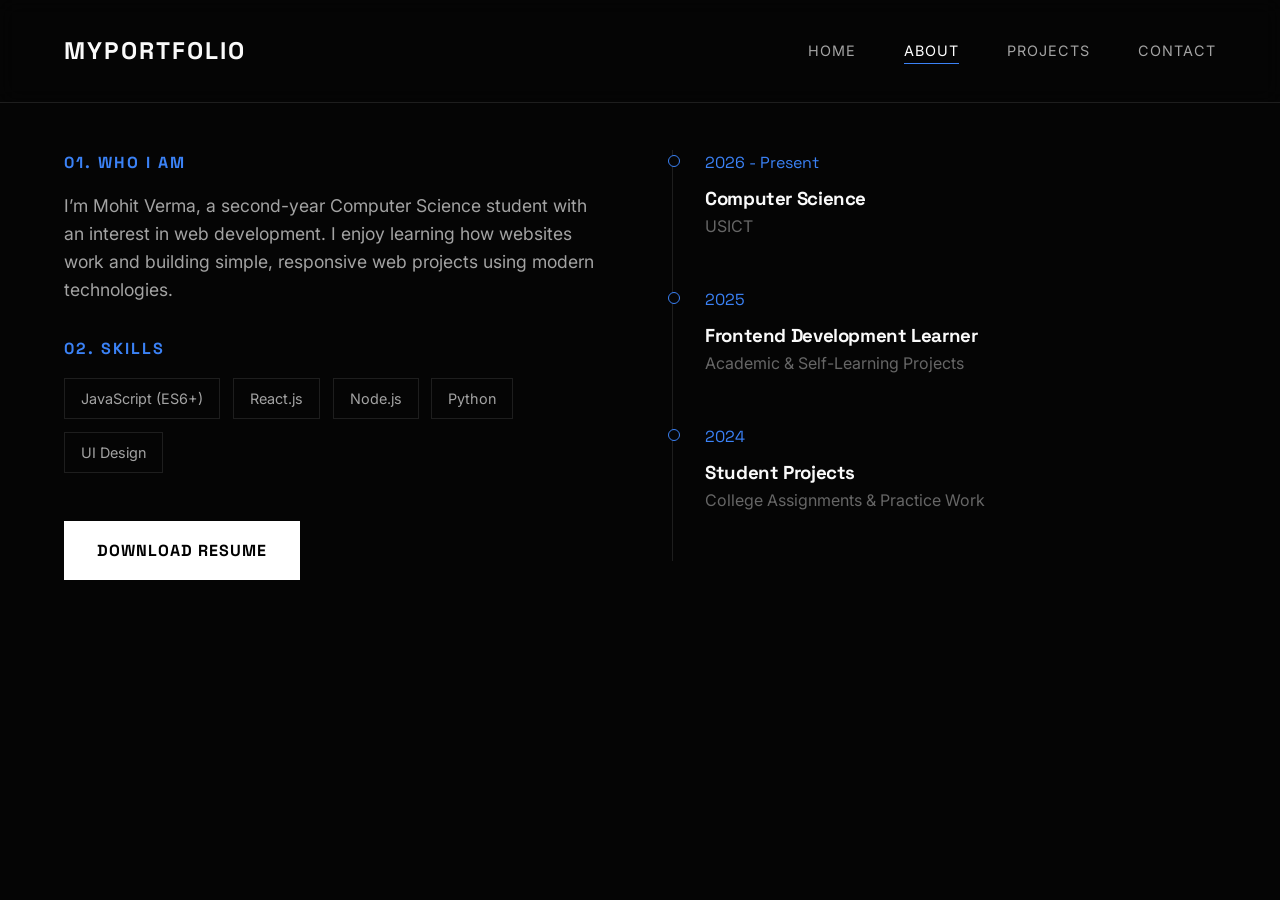
<file: pot/about.html>
<!DOCTYPE html>
<html lang="en">

<head>
    <meta charset="UTF-8">
    <meta name="viewport" content="width=device-width, initial-scale=1.0">
    <title>About - Portfolio</title>
    <link rel="stylesheet" href="style.css">
    <link rel="preconnect" href="https://fonts.googleapis.com">
    <link rel="preconnect" href="https://fonts.gstatic.com" crossorigin>
    <link
        href="https://fonts.googleapis.com/css2?family=Inter:wght@300;400;500&family=Space+Grotesk:wght@400;600;700&display=swap"
        rel="stylesheet">
    <link rel="stylesheet" href="https://cdnjs.cloudflare.com/ajax/libs/font-awesome/6.0.0/css/all.min.css">
</head>

<body>
    <header>
        <nav class="navbar">
            <div class="logo">MyPortfolio</div>
            <ul class="nav-links">
                <li><a href="index.html">Home</a></li>
                <li><a href="about.html" class="active">About</a></li>
                <li><a href="projects.html">Projects</a></li>
                <li><a href="contact.html">Contact</a></li>
            </ul>
            <div class="hamburger">
                <span class="bar"></span>
                <span class="bar"></span>
                <span class="bar"></span>
            </div>
        </nav>
    </header>

    <main class="container">
        <section class="about-section">
            <div class="bio hidden">
                <h2>01. Who I Am</h2>
                <p>I’m Mohit Verma, a second-year Computer Science student with an interest in web development.
I enjoy learning how websites work and building simple, responsive web projects using modern technologies.</p>

                <h2>02. Skills</h2>
                <div class="skill-tags">
                    <span>JavaScript (ES6+)</span>
                    <span>React.js</span>
                    <span>Node.js</span>
                   
                    <span>Python</span>
                    <span>UI Design</span>
                </div>

                <a href="#" class="cta-button" style="margin-top: 3rem;">Download Resume</a>
            </div>

            <div class="timeline hidden delay-200">
                <div class="timeline-item">
                    <span class="timeline-date">2026 - Present</span>
                    <h3>Computer Science</h3>
                    <p style="color: #666;">USICT</p>
                </div>
                <div class="timeline-item">
                    <span class="timeline-date">2025</span>
                    <h3>Frontend Development Learner</h3>
                    <p style="color: #666;">Academic & Self-Learning Projects</p>
                </div>
                <div class="timeline-item">
                    <span class="timeline-date">2024</span>
                    <h3>Student Projects</h3>
                    <p style="color: #666;">College Assignments & Practice Work</p>
                </div>
            </div>
        </section>
    </main>

    <script src="script.js"></script>
</body>

</html>
</file>
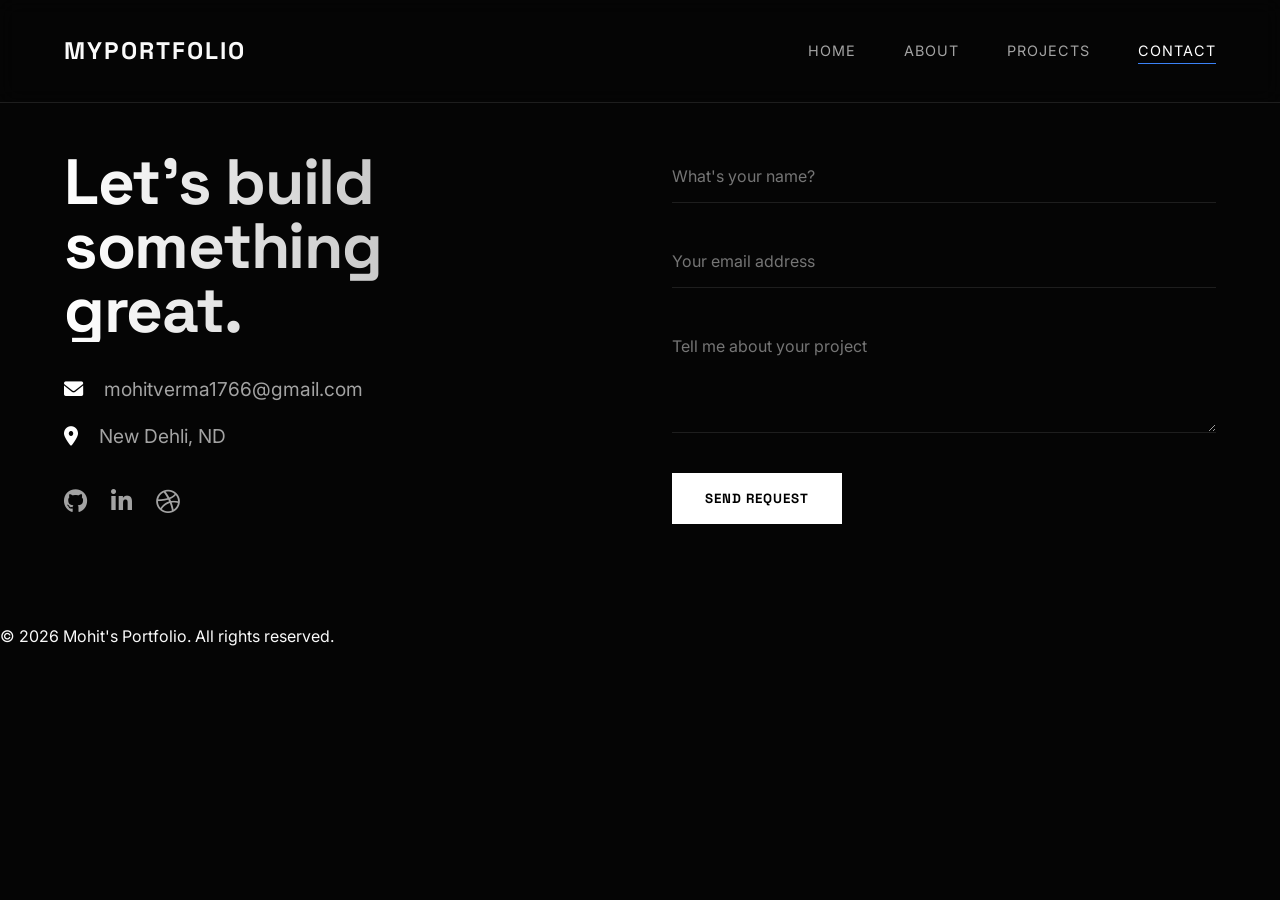
<file: pot/contact.html>
<!DOCTYPE html>
<html lang="en">

<head>
    <meta charset="UTF-8">
    <meta name="viewport" content="width=device-width, initial-scale=1.0">
    <title>Contact Me - Student Portfolio</title>
    <link rel="stylesheet" href="style.css">
    <link rel="preconnect" href="https://fonts.googleapis.com">
    <link rel="preconnect" href="https://fonts.gstatic.com" crossorigin>
    <link
        href="https://fonts.googleapis.com/css2?family=Inter:wght@300;400;500&family=Space+Grotesk:wght@400;600;700&display=swap"
        rel="stylesheet">
    <link rel="stylesheet" href="https://cdnjs.cloudflare.com/ajax/libs/font-awesome/6.0.0/css/all.min.css">
</head>

<body>
    <header>
        <nav class="navbar">
            <div class="logo">MyPortfolio</div>
            <ul class="nav-links">
                <li><a href="index.html">Home</a></li>
                <li><a href="about.html">About</a></li>
                <li><a href="projects.html">Projects</a></li>
                <li><a href="contact.html" class="active">Contact</a></li>
            </ul>
            <div class="hamburger">
                <span class="bar"></span>
                <span class="bar"></span>
                <span class="bar"></span>
            </div>
        </nav>
    </header>

    <main class="container">
        <div class="contact-container">
            <div class="contact-info hidden">
                <h2>Let's build<br>something<br>great.</h2>

                <div class="info-item">
                    <i class="fas fa-envelope"></i>
                    <span>mohitverma1766@gmail.com</span>
                </div>
                <div class="info-item">
                    <i class="fas fa-map-marker-alt"></i>
                    <span>New Dehli, ND</span>
                </div>

                <div class="social-links">
                    <a href="https://github.com/mohitverma176" class="social-icon"><i class="fab fa-github"></i></a>
                    <a href="#" class="social-icon"><i class="fab fa-linkedin-in"></i></a>
                   
                    <a href="#" class="social-icon"><i class="fab fa-dribbble"></i></a>
                </div>
            </div>

            <form class="contact-form hidden delay-200">
                <input type="text" id="name" placeholder="What's your name?" required>
                <input type="email" id="email" placeholder="Your email address" required>
                <textarea id="message" rows="4" placeholder="Tell me about your project" required></textarea>
                <button type="submit" class="cta-button">Send Request</button>
            </form>
        </div>
    </main>



    
    <footer>
        <p>&copy; 2026 Mohit's Portfolio. All rights reserved.</p>
    </footer>

    <script src="script.js"></script>
</body>

</html>
</file>
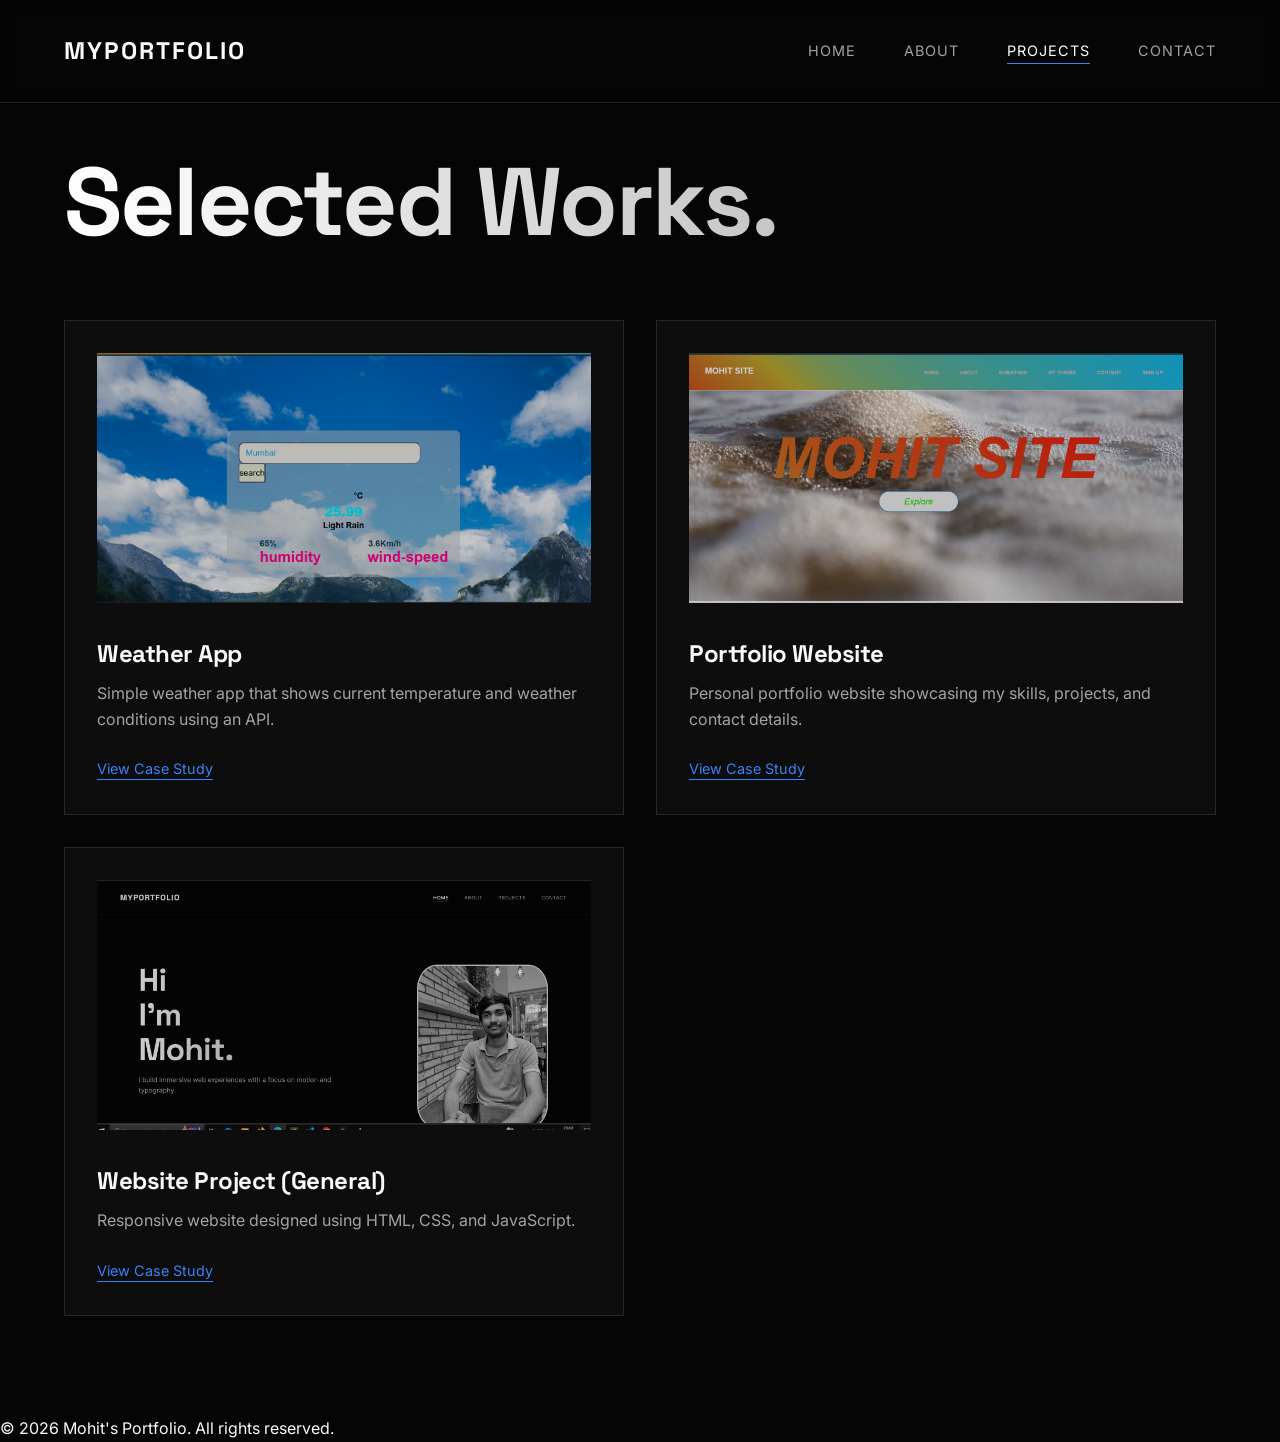
<file: pot/projects.html>
<!DOCTYPE html>
<html lang="en">

<head>
    <meta charset="UTF-8">
    <meta name="viewport" content="width=device-width, initial-scale=1.0">
    <title>Projects - Student Portfolio</title>
    <link rel="stylesheet" href="style.css">
    <link rel="preconnect" href="https://fonts.googleapis.com">
    <link rel="preconnect" href="https://fonts.gstatic.com" crossorigin>
    <link
        href="https://fonts.googleapis.com/css2?family=Inter:wght@300;400;500&family=Space+Grotesk:wght@400;600;700&display=swap"
        rel="stylesheet">
</head>

<body>
    <header>
        <nav class="navbar">
            <div class="logo">MyPortfolio</div>
            <ul class="nav-links">
                <li><a href="index.html">Home</a></li>
                <li><a href="about.html">About</a></li>
                <li><a href="projects.html" class="active">Projects</a></li>
                <li><a href="contact.html">Contact</a></li>
            </ul>
            <div class="hamburger">
                <span class="bar"></span>
                <span class="bar"></span>
                <span class="bar"></span>
            </div>
        </nav>
    </header>

    <main class="container">
        <h1>Selected Works.</h1>
        <div class="projects-grid">
            <div class="project-card hidden delay-100">
                <div class="card-image">
                    <img src="Screenshot (20).png" alt="Project 1">
                </div>
                <h3>Weather App</h3>
                <p>Simple weather app that shows current temperature and weather conditions using an API.</p>
                <a href="#" class="btn-small">View Case Study</a>
            </div>
            <div class="project-card hidden delay-200">
                <div class="card-image">
                    <img src="Screenshot (22).png" alt="Project 2">
                </div>
                <h3>Portfolio Website</h3>
                <p>Personal portfolio website showcasing my skills, projects, and contact details.
</p>
                <a href="#" class="btn-small">View Case Study</a>
            </div>
            <div class="project-card hidden delay-400">
                <div class="card-image">
                    <img src="Screenshot (23).png" alt="Project 3">
                </div>
                <h3>Website Project (General)</h3>
                <p>Responsive website designed using HTML, CSS, and JavaScript.</p>
                <a href="#" class="btn-small">View Case Study</a>
            </div>
        </div>
    </main>

    <footer>
        <p>&copy; 2026 Mohit's Portfolio. All rights reserved.</p>
    </footer>

    <script src="script.js"></script>
</body>

</html>
</file>
<file: pot/style.css>
:root {
    --bg-color: #050505;
    --text-color: #fafafa;
    --accent-color: #3b82f6;
    /* Electric Blue */
    --secondary-accent: #8b5cf6;
    /* Electric Violet */
    --muted-color: #a3a3a3;
    --border-color: rgba(255, 255, 255, 0.1);
    --font-heading: 'Space Grotesk', sans-serif;
    --font-body: 'Inter', sans-serif;
    --card-bg: rgba(255, 255, 255, 0.03);
}

* {
    margin: 0;
    padding: 0;
    box-sizing: border-box;
}

body {
    background-color: var(--bg-color);
    color: var(--text-color);
    font-family: var(--font-body);
    line-height: 1.6;
    overflow-x: hidden;
    -webkit-font-smoothing: antialiased;
}

a {
    text-decoration: none;
    color: inherit;
    transition: color 0.3s ease;
}

ul {
    list-style: none;
}

/* TYPOGRAPHY */
h1,
h2,
h3,
.logo {
    font-family: var(--font-heading);
    font-weight: 700;
    letter-spacing: -0.02em;
}

h1 {
    font-size: clamp(3rem, 8vw, 6rem);
    /* Responsive typography */
    line-height: 1.1;
    margin-bottom: 1.5rem;
    background: linear-gradient(to right, #fff, #a3a3a3);
    -webkit-background-clip: text;
    background-clip: text;
    -webkit-text-fill-color: transparent;
}

h2 {
    font-size: 2.5rem;
    margin-bottom: 2rem;
    color: #fff;
}
.profile-img {
/*  width: 150px;
  height: 150px;
  border-radius: 50%;
  object-fit: cover;*/
  transition: transform 0.3s ease, box-shadow 0.3s ease;
}

.profile-img:hover {
  transform: scale(1.1);
  box-shadow: 0 8px 20px rgba(0, 0, 0, 0.3);
}
/* NAVIGATION */
header {
    position: fixed;
    top: 0;
    width: 100%;
    z-index: 1000;
    padding: 2rem 5%;
    background: rgba(5, 5, 5, 0.8);
    backdrop-filter: blur(10px);
    border-bottom: 1px solid var(--border-color);
}

.navbar {
    display: flex;
    justify-content: space-between;
    align-items: center;
    max-width: 1400px;
    margin: 0 auto;
}

.logo {
    font-size: 1.5rem;
    text-transform: uppercase;
    letter-spacing: 2px;
}

.nav-links {
    display: flex;
    gap: 3rem;
}

.nav-links a {
    font-size: 0.9rem;
    text-transform: uppercase;
    letter-spacing: 1px;
    color: var(--muted-color);
    position: relative;
}

.nav-links a:hover,
.nav-links a.active {
    color: #fff;
}

.nav-links a::after {
    content: '';
    position: absolute;
    bottom: -5px;
    left: 0;
    width: 0%;
    height: 1px;
    background: var(--accent-color);
    transition: width 0.3s ease;
}

.nav-links a:hover::after,
.nav-links a.active::after {
    width: 100%;
}

.hamburger {
    display: none;
    cursor: pointer;
    z-index: 1001;
    /* Ensure above nav-links when open */
}

.bar {
    width: 30px;
    height: 2px;
    background: #fff;
    margin: 6px 0;
    transition: 0.3s;
}

/* LAYOUT CONSTANTS */
.container {
    max-width: 1400px;
    margin: 0 auto;
    padding: 150px 5% 100px;
}

/* BUTTONS */
.cta-button {
    display: inline-block;
    padding: 1rem 2rem;
    background: #fff;
    color: #000;
    font-family: var(--font-heading);
    font-weight: 700;
    text-transform: uppercase;
    letter-spacing: 1px;
    border: 1px solid #fff;
    transition: all 0.3s ease;
}

.cta-button:hover {
    background: transparent;
    color: #fff;
    transform: translateY(-3px);
}

.btn-small {
    font-size: 0.9rem;
    border-bottom: 1px solid var(--accent-color);
    padding-bottom: 2px;
    color: var(--accent-color);
}

.btn-small:hover {
    color: #fff;
    border-color: #fff;
}

/* HERO SECTION */

.glitch {
    font-size: 3.5rem;
    color: #fff;
    position: relative;
}

.glitch::after {
    content: "";
    width: 0;
    height: 4px;
    background: #00bcd4;
    position: absolute;
    left: 0;
    bottom: -10px;
    animation: underline 1.2s ease forwards;
}

@keyframes underline {
    to {
        width: 60%;
    }
}

.hero {
    display: flex;
    align-items: center;
    justify-content: space-between;
    min-height: 80vh;
    padding-top: 100px;
}

.hero-content {
    flex: 1.2;
}

.hero p {
    font-size: 1.25rem;
    color: var(--muted-color);
    margin-bottom: 3rem;
    max-width: 600px;
}

.hero-image {
    flex: 0.8;
    display: flex;
    justify-content: flex-end;
}

.image-placeholder {
    width: 400px;
    height: 500px;
    background: #111;
     border-radius:15%;
    position: relative;
    overflow: hidden;
}


.profile-img {
  border: 4px solid #ddd;
  transition: border 0.3s ease;
}

.profile-img:hover {
  border-color: #ff5722;
}

.image-placeholder img {
    width: 100%;
    height: 100%;
    object-fit: cover;
    border-radius:15%;
    filter: grayscale(100%);
    transition: filter 0.5s ease;
}

.image-placeholder:hover img {
    filter: grayscale(0%);
}

/* GRID LAYOUTS (Projects/About) */
.projects-grid {
    display: grid;
    grid-template-columns: repeat(auto-fill, minmax(400px, 1fr));
    gap: 2rem;
    margin-top: 4rem;
}

.project-card {
    background: var(--card-bg);
    border: 1px solid var(--border-color);
    padding: 2rem;
    transition: border-color 0.3s ease;
}

.project-card:hover {
    border-color: var(--accent-color);
}

.card-image {
    height: 250px;
    background: #000;
    margin-bottom: 2rem;
    overflow: hidden;
}

.card-image img {
    width: 100%;
    height: 100%;
    object-fit: cover;
    opacity: 0.8;
    transition: transform 0.5s ease, opacity 0.5s ease;
}

.project-card:hover .card-image img {
    transform: scale(1.05);
    opacity: 1;
}

.project-card h3 {
    font-size: 1.5rem;
    margin-bottom: 0.5rem;
}

.project-card p {
    color: var(--muted-color);
    margin-bottom: 1.5rem;
}

/* ABOUT PAGE */
.about-section {
    display: grid;
    grid-template-columns: 1fr 1fr;
    gap: 4rem;
    align-items: start;
}

.bio h2 {
    color: var(--accent-color);
    font-size: 1rem;
    text-transform: uppercase;
    margin-bottom: 1rem;
    letter-spacing: 2px;
}

.bio p {
    font-size: 1.1rem;
    color: var(--muted-color);
    margin-bottom: 2rem;
}

.skill-tags {
    display: flex;
    flex-wrap: wrap;
    gap: 0.8rem;
    margin-top: 1rem;
}

.skill-tags span {
    border: 1px solid var(--border-color);
    padding: 0.5rem 1rem;
    font-size: 0.9rem;
    color: var(--muted-color);
    transition: 0.3s;
}

.skill-tags span:hover {
    border-color: #fff;
    color: #fff;
}

.timeline {
    border-left: 1px solid var(--border-color);
    padding-left: 2rem;
}

.timeline-item {
    position: relative;
    padding-bottom: 3rem;
}

.timeline-item::before {
    content: '';
    position: absolute;
    left: -37px;
    /* 2rem padding + 1px border + 4px offset */
    top: 5px;
    width: 10px;
    height: 10px;
    background: var(--bg-color);
    border: 1px solid var(--accent-color);
    border-radius: 50%;
}

.timeline-date {
    display: block;
    font-family: var(--font-heading);
    color: var(--accent-color);
    margin-bottom: 0.5rem;
}

/* CONTACT PAGE */
.contact-container {
    display: grid;
    grid-template-columns: 1fr 1fr;
    gap: 4rem;
}

.contact-info h2 {
    font-size: 4rem;
    line-height: 1;
    margin-bottom: 2rem;
    background: linear-gradient(to right, #fff, var(--muted-color));
    -webkit-background-clip: text;
    -webkit-text-fill-color: transparent;
}

.info-item {
    color: var(--muted-color);
    font-size: 1.2rem;
    margin-bottom: 1rem;
}

.info-item i {
    color: #fff;
    margin-right: 1rem;
}

.contact-form input,
.contact-form textarea {
    width: 100%;
    background: transparent;
    border: none;
    border-bottom: 1px solid var(--border-color);
    padding: 1rem 0;
    color: #fff;
    font-family: var(--font-body);
    font-size: 1rem;
    margin-bottom: 2rem;
    transition: border-color 0.3s ease;
}

.contact-form input:focus,
.contact-form textarea:focus {
    outline: none;
    border-color: var(--accent-color);
}

.social-links {
    display: flex;
    gap: 1.5rem;
    margin-top: 2rem;
}

.social-icon {
    font-size: 1.5rem;
    color: var(--muted-color);
    transition: 0.3s;
    border: none;
    width: auto;
    height: auto;
    background: none;
}

.social-icon:hover {
    color: #fff;
    transform: translateY(-3px);
    background: none;
}

/* UTILS */
.hidden {
    opacity: 0;
    transform: translateY(30px);
    transition: all 0.8s cubic-bezier(0.16, 1, 0.3, 1);
}

.visible {
    opacity: 1;
    transform: translateY(0);
}

.delay-100 {
    transition-delay: 0.1s;
}

.delay-200 {
    transition-delay: 0.2s;
}

.delay-400 {
    transition-delay: 0.4s;
}

/* RESPONSIVE */
@media (max-width: 900px) {
    .hamburger {
        display: block;
    }

    .nav-links {
        position: fixed;
        top: 0;
        right: -100%;
        height: 100vh;
        width: 100%;
        background: #000;
        flex-direction: column;
        justify-content: center;
        align-items: center;
        transition: 0.5s ease;
        z-index: 999;
    }

    .nav-links.active {
        right: 0;
    }

    .nav-links a {
        font-size: 2rem;
    }

    .hero,
    .about-section,
    .contact-container {
        grid-template-columns: 1fr;
        flex-direction: column;
    }

    .hero {
        text-align: left;
        padding-top: 150px;
    }

    .hero-image {
        margin-top: 3rem;
        justify-content: flex-start;
    }

    .image-placeholder {
        width: 100%;
        height: 400px;
    }

    h1 {
        font-size: 3.5rem;
    }

    .contact-info h2 {
        font-size: 3rem;
    }
}
</file>
